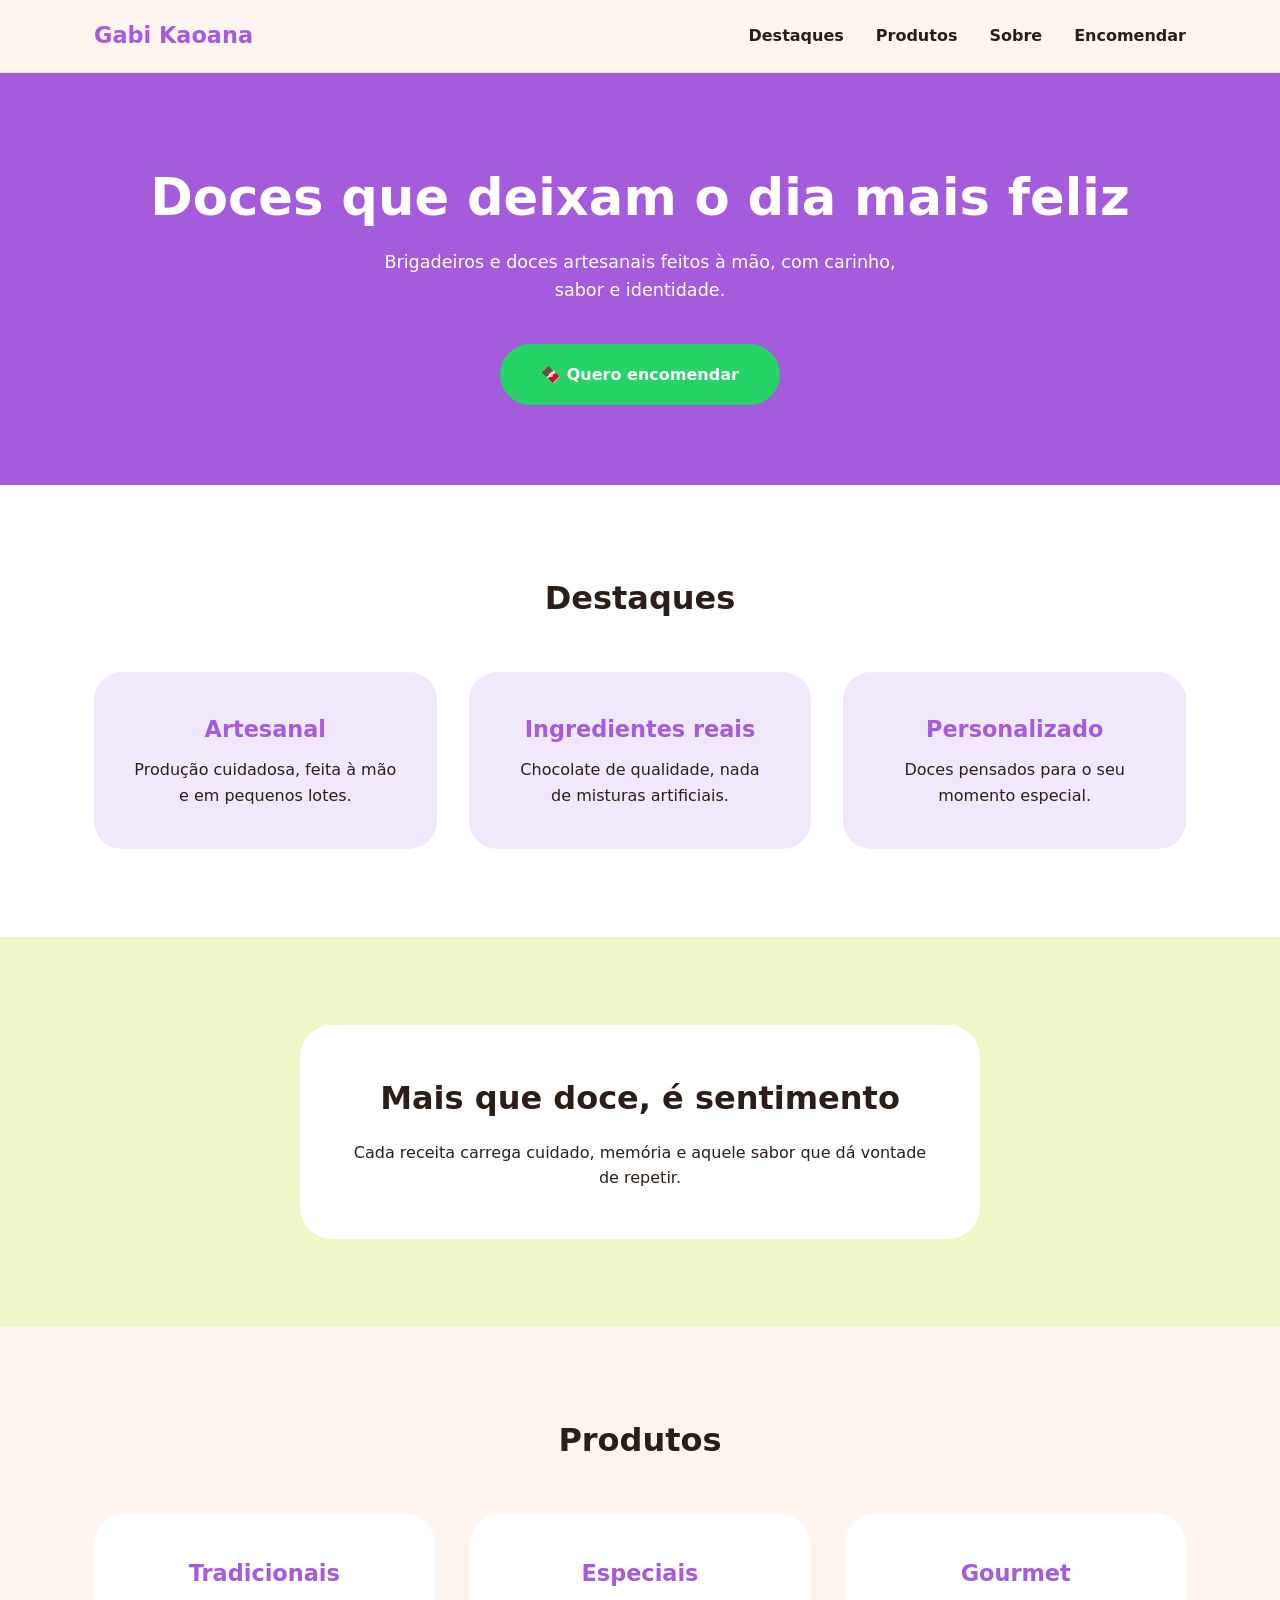
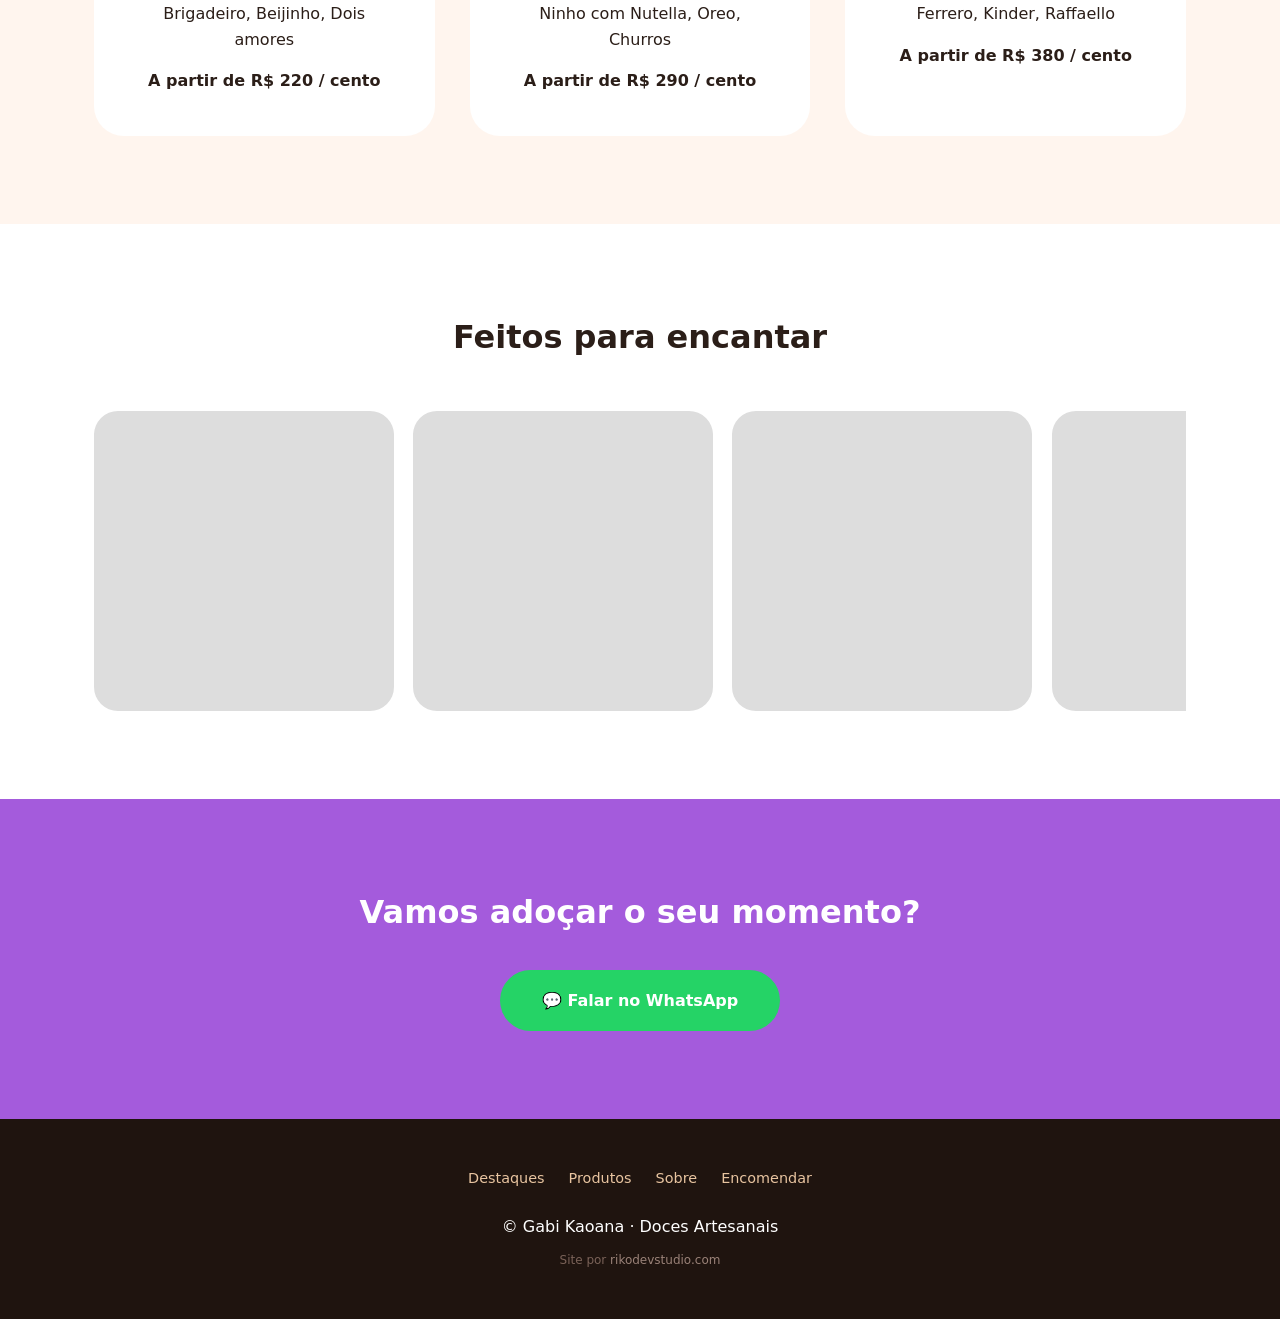
<file: index.html>
<!DOCTYPE html>
<html lang="pt-BR">
<head>
  <meta charset="UTF-8" />
  <meta name="viewport" content="width=device-width, initial-scale=1" />

  <title>Gabi Kaoana | Doces Artesanais</title>

  <!-- SEO -->
  <meta name="description" content="Doces artesanais feitos com carinho. Brigadeiros, doces gourmet e personalizados.">
  <meta name="keywords" content="doces artesanais, brigadeiro gourmet, confeitaria, Gabi Kaoana">

  <link rel="stylesheet" href="css/style.css">
</head>

<body>

<!-- ================= HEADER ================= -->
<header class="site-header">
  <div class="container header-inner">

    <div class="logo">
      <span>Gabi Kaoana</span>
    </div>

    <!-- Menu Desktop -->
    <nav class="menu-desktop">
      <a href="#destaques">Destaques</a>
      <a href="#produtos">Produtos</a>
      <a href="#sobre">Sobre</a>
      <a href="#contato" class="menu-cta">Encomendar</a>
    </nav>

    <!-- Burger Mobile -->
    <button class="menu-toggle" id="menuToggle" aria-label="Abrir menu">
      ☰
    </button>

  </div>
</header>

<!-- ================= MENU MOBILE ================= -->
<nav class="menu-mobile" id="menuMobile">
  <a href="#destaques">Destaques</a>
  <a href="#produtos">Produtos</a>
  <a href="#sobre">Sobre</a>
  <a href="#contato" class="menu-mobile-cta">💬 WhatsApp</a>
</nav>

<!-- ================= HERO ================= -->
<section class="hero">
  <div class="container hero-content">

    <h1>Doces que deixam o dia mais feliz</h1>

    <p>
      Brigadeiros e doces artesanais feitos à mão,
      com carinho, sabor e identidade.
    </p>

    <a href="#contato" class="btn-primary">
      🍫 Quero encomendar
    </a>

  </div>
</section>

<!-- ================= DESTAQUES (CARDS VERTICAIS) ================= -->
<section id="destaques" class="section section-highlight">
  <div class="container">

    <h2>Destaques</h2>

    <div class="highlight-cards">

      <article class="highlight-card">
        <h3>Artesanal</h3>
        <p>Produção cuidadosa, feita à mão e em pequenos lotes.</p>
      </article>

      <article class="highlight-card">
        <h3>Ingredientes reais</h3>
        <p>Chocolate de qualidade, nada de misturas artificiais.</p>
      </article>

      <article class="highlight-card">
        <h3>Personalizado</h3>
        <p>Doces pensados para o seu momento especial.</p>
      </article>

    </div>

  </div>
</section>

<!-- ================= CARD CENTRAL (EMOÇÃO) ================= -->
<section class="section section-center">
  <div class="container">

    <div class="center-card">
      <h2>Mais que doce, é sentimento</h2>
      <p>
        Cada receita carrega cuidado, memória e aquele
        sabor que dá vontade de repetir.
      </p>
    </div>

  </div>
</section>

<!-- ================= PRODUTOS ================= -->
<section id="produtos" class="section">
  <div class="container">

    <h2>Produtos</h2>

    <div class="product-cards">

      <article class="product-card">
        <h3>Tradicionais</h3>
        <p>Brigadeiro, Beijinho, Dois amores</p>
        <span>A partir de R$ 220 / cento</span>
      </article>

      <article class="product-card">
        <h3>Especiais</h3>
        <p>Ninho com Nutella, Oreo, Churros</p>
        <span>A partir de R$ 290 / cento</span>
      </article>

      <article class="product-card">
        <h3>Gourmet</h3>
        <p>Ferrero, Kinder, Raffaello</p>
        <span>A partir de R$ 380 / cento</span>
      </article>

    </div>

  </div>
</section>

<!-- ================= GALERIA / CARROSSEL ================= -->
<section class="section section-gallery">
  <div class="container">

    <h2>Feitos para encantar</h2>

    <div class="gallery-carousel">
      <!-- depois entra JS de carrossel -->
      <div class="gallery-item"></div>
      <div class="gallery-item"></div>
      <div class="gallery-item"></div>
      <div class="gallery-item"></div>
    </div>

  </div>
</section>

<!-- ================= CTA ================= -->
<section id="contato" class="section section-cta">
  <div class="container">

    <h2>Vamos adoçar o seu momento?</h2>

    <a href="https://api.whatsapp.com/send?phone=5541997529779" target="_blank" class="btn-primary">
      💬 Falar no WhatsApp
    </a>

  </div>
</section>

<!-- ================= FOOTER ================= -->
<footer class="site-footer">
  <div class="container">

    <nav class="footer-menu">
      <a href="#destaques">Destaques</a>
      <a href="#produtos">Produtos</a>
      <a href="#sobre">Sobre</a>
      <a href="#contato">Encomendar</a>
    </nav>

    <p>
      © <span id="year"></span> Gabi Kaoana · Doces Artesanais
    </p>

    <p class="footer-credit">
      Site por <a href="https://rikodevstudio.com" target="_blank" rel="noopener">rikodevstudio.com</a>
    </p>

  </div>
</footer>

<script src="js/main.js"></script>
</body>
</html>
</file>
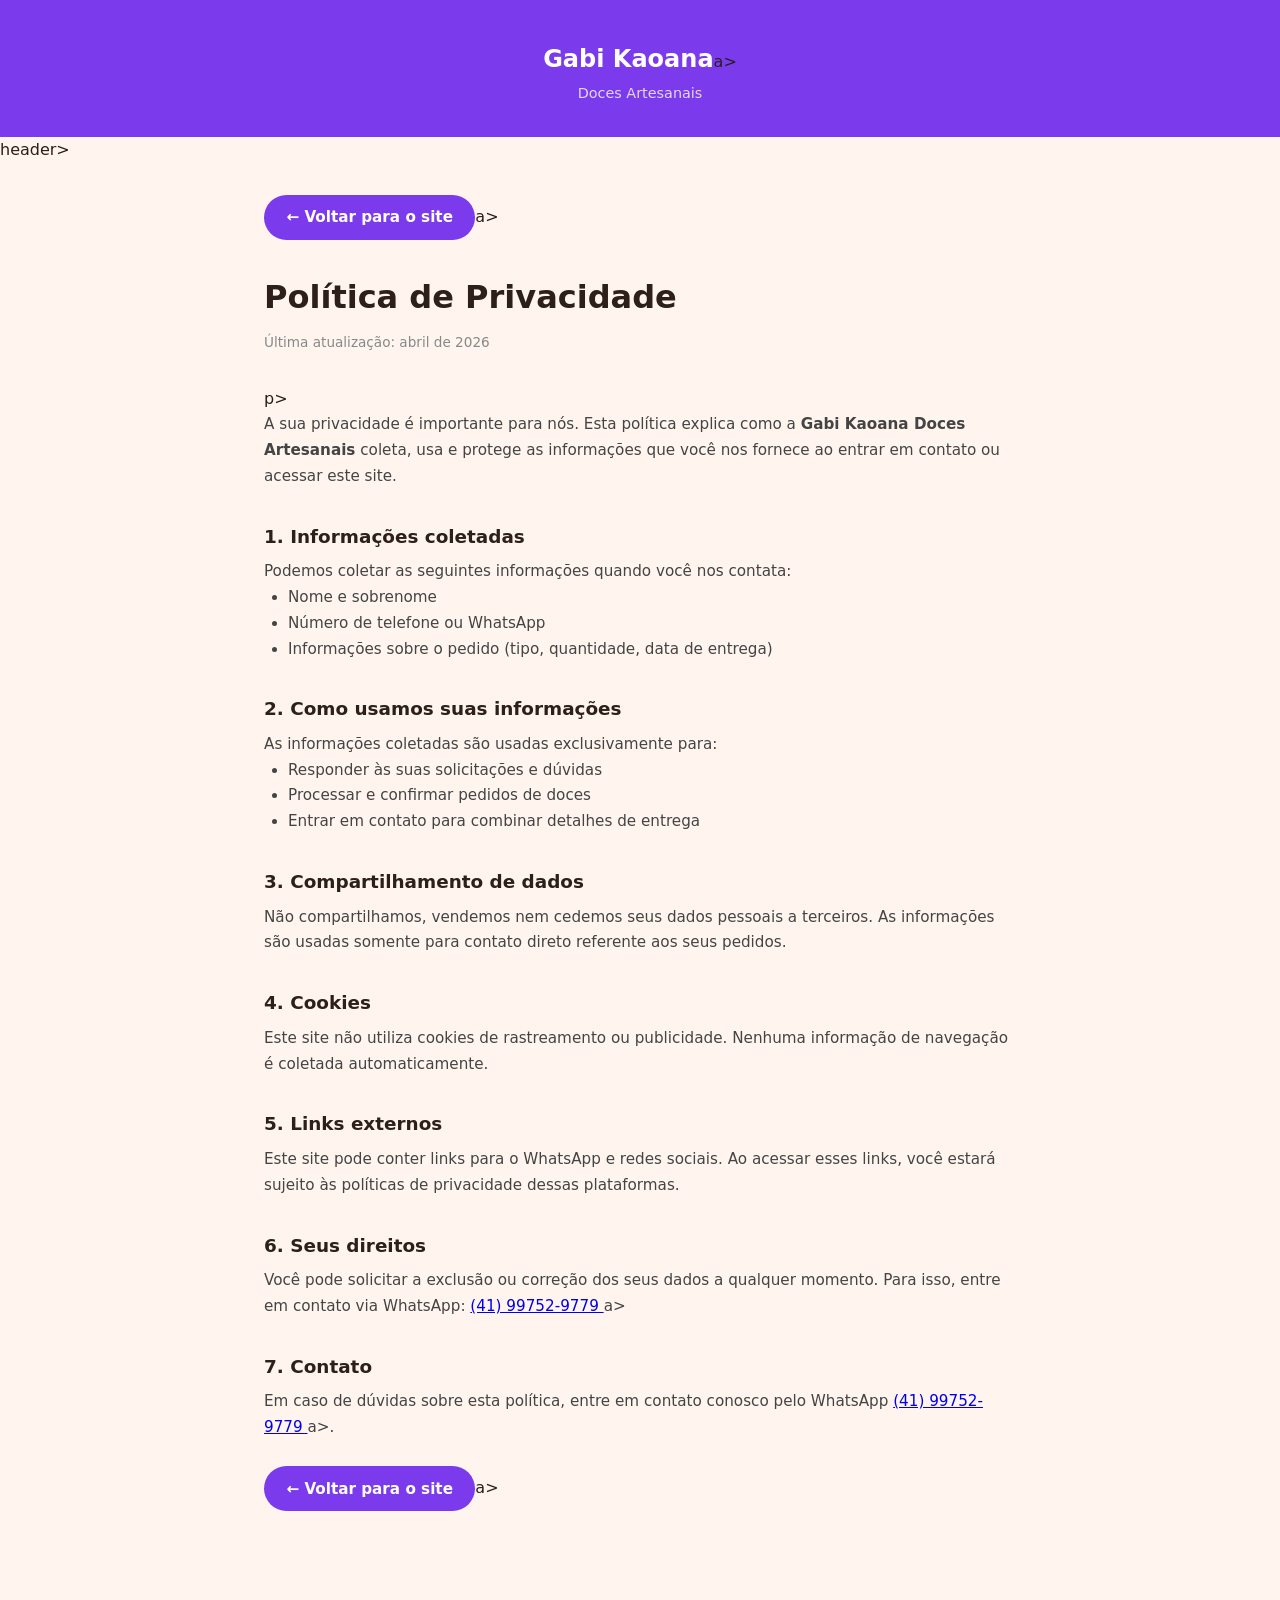
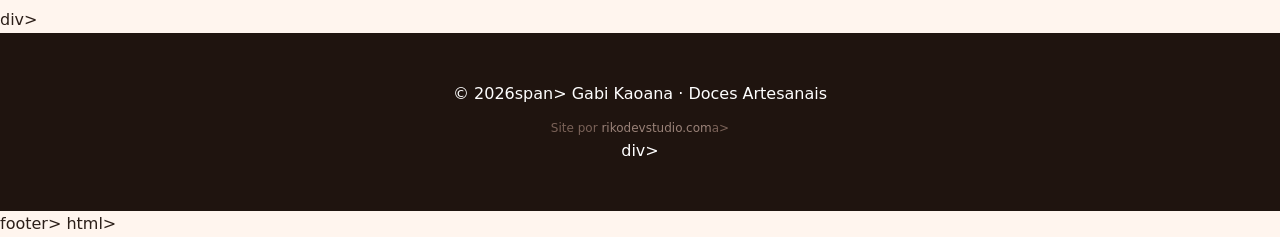
<file: politica-de-privacidade.html>
<!DOCTYPE html>
<html lang="pt-BR">
  <head>
      <meta charset="UTF-8" />
      <meta name="viewport" content="width=device-width, initial-scale=1" />
      <title>Política de Privacidade | Gabi Kaoana</title>
    <meta name="description" content="Política de Privacidade da Gabi Kaoana Doces Artesanais.">
    <link rel="stylesheet" href="css/style.css">
    <style>
          .privacy-page {
                  max-width: 800px;
                  margin: 0 auto;
                  padding: 2rem 1.5rem 4rem;
          }
          .privacy-page h1 {
                  font-size: 2rem;
                  color: var(--color-title, #2d1f1a);
                  margin-bottom: 0.5rem;
          }
          .privacy-page .updated {
                  font-size: 0.85rem;
                  color: #888;
                  margin-bottom: 2rem;
          }
          .privacy-page h2 {
                  font-size: 1.15rem;
                  color: var(--color-title, #2d1f1a);
                  margin-top: 2rem;
                  margin-bottom: 0.5rem;
          }
          .privacy-page p, .privacy-page li {
                  font-size: 0.95rem;
                  line-height: 1.7;
                  color: #444;
          }
          .privacy-page ul {
                  padding-left: 1.5rem;
                  margin-bottom: 1rem;
          }
          .btn-back {
                  display: inline-flex;
                  align-items: center;
                  gap: 0.4rem;
                  background: #7c3aed;
                  color: #fff;
                  text-decoration: none;
                  padding: 0.65rem 1.4rem;
                  border-radius: 2rem;
                  font-weight: 600;
                  font-size: 0.95rem;
                  margin-bottom: 2rem;
                  transition: background 0.2s;
          }
          .btn-back:hover {
                  background: #6d28d9;
          }
          .privacy-header {
                  background: #7c3aed;
                  padding: 2.5rem 1.5rem 2rem;
                  text-align: center;
          }
          .privacy-header .logo {
                  font-size: 1.5rem;
                  font-weight: 800;
                  color: #fff;
                  text-decoration: none;
                  display: inline-block;
                  margin-bottom: 0.25rem;
          }
          .privacy-header p {
                  color: rgba(255,255,255,0.8);
                  font-size: 0.9rem;
                  margin: 0;
          }
        </style>
  </head>
  <body>

    <header class="privacy-header">
        <a href="index.html" class="logo">Gabi Kaoana</a>a>
        <p>Doces Artesanais</p>
    </header>header>
  
  <main>
      <div class="privacy-page">

            <a href="index.html" class="btn-back">
                    &#8592; Voltar para o site
            </a>a>

            <h1>Política de Privacidade</h1>
          <p class="updated">Última atualização: abril de 2026</p>p>
      
          <p>
                  A sua privacidade é importante para nós. Esta política explica como a
                  <strong>Gabi Kaoana Doces Artesanais</strong> coleta, usa e protege
            as informações que você nos fornece ao entrar em contato ou acessar
            este site.
          </p>
      
          <h2>1. Informações coletadas</h2>
          <p>Podemos coletar as seguintes informações quando você nos contata:</p>
          <ul>
                  <li>Nome e sobrenome</li>
                <li>Número de telefone ou WhatsApp</li>
                <li>Informações sobre o pedido (tipo, quantidade, data de entrega)</li>
          </ul>
      
          <h2>2. Como usamos suas informações</h2>
          <p>As informações coletadas são usadas exclusivamente para:</p>
          <ul>
                <li>Responder às suas solicitações e dúvidas</li>
                <li>Processar e confirmar pedidos de doces</li>
                <li>Entrar em contato para combinar detalhes de entrega</li>
          </ul>
      
          <h2>3. Compartilhamento de dados</h2>
          <p>
                  Não compartilhamos, vendemos nem cedemos seus dados pessoais a
                  terceiros. As informações são usadas somente para contato direto
                  referente aos seus pedidos.
          </p>

            <h2>4. Cookies</h2>
            <p>
                    Este site não utiliza cookies de rastreamento ou publicidade.
                    Nenhuma informação de navegação é coletada automaticamente.
            </p>

            <h2>5. Links externos</h2>
            <p>
                    Este site pode conter links para o WhatsApp e redes sociais.
                    Ao acessar esses links, você estará sujeito às políticas de
                    privacidade dessas plataformas.
            </p>

            <h2>6. Seus direitos</h2>
            <p>
                    Você pode solicitar a exclusão ou correção dos seus dados a qualquer
                    momento. Para isso, entre em contato via WhatsApp:
                    <a href="https://api.whatsapp.com/send?phone=5541997529779" target="_blank" rel="noopener">
                              (41) 99752-9779
                    </a>a>
            </p>

            <h2>7. Contato</h2>
            <p>
                    Em caso de dúvidas sobre esta política, entre em contato conosco
                    pelo WhatsApp
                    <a href="https://api.whatsapp.com/send?phone=5541997529779" target="_blank" rel="noopener">
                              (41) 99752-9779
                    </a>a>.
            </p>

            <br>
            <a href="index.html" class="btn-back">
                    &#8592; Voltar para o site
            </a>a>

      </div>div>
  </main>

    <footer class="site-footer">
        <div class="container">
              <p>
                      &copy; <span id="year"></span>span> Gabi Kaoana &middot; Doces Artesanais
              </p>
              <p class="footer-credit">
                      Site por <a href="https://rikodevstudio.com" target="_blank" rel="noopener">rikodevstudio.com</a>a>
              </p>
        </div>div>
    </footer>footer>

    <script>
        document.getElementById('year').textContent = new Date().getFullYear();
    </script>
  </body>
</html>html>
    </script>
          </p></p></li></li>
          </ul></strong>
          </p></h1>
  </main></p>
  </body>
    </style></title>
  </head>
</file>
<file: css/style.css>
/* ==================================================
RESET
================================================== */
* {
  margin: 0;
  padding: 0;
  box-sizing: border-box;
}

html {
  scroll-behavior: smooth;
}

body {
  font-family: system-ui, -apple-system, BlinkMacSystemFont, "Segoe UI", sans-serif;
  background: #fff5ee;
  color: #2b1e18;
  line-height: 1.6;
}

/* ==================================================
CORES (ALEGRES, SEM ESTOURAR)
================================================== */
:root {
  --lavanda: #a45bdc;
  --lavanda-soft: #f2e8fb;

  --pistache: #b8e24b;
  --pistache-soft: #eef7c8;

  --chocolate: #2b1e18;

  --whatsapp: #25d366;
}

/* ==================================================
CONTAINER
================================================== */
.container {
  max-width: 1140px;
  margin: auto;
  padding: 0 1.5rem;
}

/* ==================================================
HEADER
================================================== */
.site-header {
  position: sticky;
  top: 0;
  z-index: 1000;
  background: #fff5ee;
  border-bottom: 1px solid rgba(0,0,0,0.06);
}

.header-inner {
  height: 72px;
  display: flex;
  align-items: center;
  justify-content: space-between;
}

.logo span {
  font-size: 1.4rem;
  font-weight: 900;
  color: var(--lavanda);
}

/* MENU DESKTOP */
.menu-desktop {
  display: none;
  gap: 2rem;
}

.menu-desktop a {
  text-decoration: none;
  font-weight: 700;
  color: var(--chocolate);
}

.menu-cta {
  color: var(--lavanda);
}

/* MENU MOBILE BOTÃO */
.menu-toggle {
  font-size: 2rem;
  background: none;
  border: none;
  cursor: pointer;
  color: var(--chocolate);
}

/* ==================================================
MENU MOBILE (SIMPLES E CONFIÁVEL)
================================================== */
.menu-mobile {
  position: fixed;
  inset: 0;
  background: var(--lavanda);
  display: flex;
  flex-direction: column;
  justify-content: center;
  align-items: center;
  gap: 2.5rem;
  transform: translateY(-100%);
  transition: transform 0.4s ease;
  z-index: 999;
}

.menu-mobile.active {
  transform: translateY(0);
}

.menu-mobile a {
  font-size: 2rem;
  font-weight: 900;
  color: #fff;
  text-decoration: none;
}

.menu-mobile-cta {
  margin-top: 2rem;
  background: var(--whatsapp);
  padding: 1.2rem 2.5rem;
  border-radius: 999px;
}

/* ==================================================
HERO
================================================== */
.hero {
  background: var(--lavanda);
  color: #fff;
  padding: 6rem 0 5rem;
  text-align: center;
}

.hero h1 {
  font-size: clamp(2.2rem, 6vw, 3.2rem);
  line-height: 1.1;
  margin-bottom: 1.4rem;
}

.hero p {
  max-width: 520px;
  margin: 0 auto 2.5rem;
  font-size: 1.1rem;
}

/* ==================================================
BOTÕES
================================================== */
.btn-primary {
  background: var(--whatsapp);
  color: #fff;
  padding: 1.1rem 2.6rem;
  border-radius: 999px;
  font-weight: 900;
  text-decoration: none;
  display: inline-block;
}

/* ==================================================
SEÇÕES
================================================== */
.section {
  padding: 5.5rem 0;
}

.section h2 {
  text-align: center;
  font-size: 2rem;
  margin-bottom: 3rem;
}

/* ==================================================
DESTAQUES (CARDS VERTICAIS)
================================================== */
.section-highlight {
  background: #fff;
}

.highlight-cards {
  display: grid;
  gap: 2rem;
}

.highlight-card {
  background: var(--lavanda-soft);
  padding: 2.5rem;
  border-radius: 28px;
  text-align: center;
}

.highlight-card h3 {
  color: var(--lavanda);
  font-size: 1.4rem;
  margin-bottom: 0.6rem;
}

/* ==================================================
CARD CENTRAL
================================================== */
.section-center {
  background: var(--pistache-soft);
}

.center-card {
  max-width: 680px;
  margin: auto;
  background: #fff;
  padding: 3rem;
  border-radius: 32px;
  text-align: center;
}

.center-card h2 {
  margin-bottom: 1rem;
}

/* ==================================================
PRODUTOS
================================================== */
.product-cards {
  display: grid;
  gap: 2.2rem;
}

.product-card {
  background: #fff;
  padding: 2.6rem;
  border-radius: 30px;
  text-align: center;
}

.product-card h3 {
  color: var(--lavanda);
  font-size: 1.4rem;
  margin-bottom: 0.6rem;
}

.product-card span {
  display: block;
  margin-top: 1rem;
  font-weight: 900;
}

/* ==================================================
GALERIA / CARROSSEL (BASE)
================================================== */
.section-gallery {
  background: #fff;
}

.gallery-carousel {
  display: flex;
  gap: 1.2rem;
  overflow-x: auto;
  scroll-snap-type: x mandatory;
}

.gallery-item {
  min-width: 240px;
  height: 240px;
  background: #ddd;
  border-radius: 24px;
  scroll-snap-align: start;
}

/* ==================================================
CTA FINAL
================================================== */
.section-cta {
  background: var(--lavanda);
  color: #fff;
  text-align: center;
}

.section-cta h2 {
  margin-bottom: 2rem;
}

/* ==================================================
FOOTER
================================================== */
.site-footer {
  background: #1f140f;
  color: #fff;
  text-align: center;
  padding: 3rem 0;
}

.footer-menu {
  display: flex;
  justify-content: center;
  gap: 1.5rem;
  flex-wrap: wrap;
  margin-bottom: 1.5rem;
}

.footer-menu a {
  color: #e8c4a0;
  text-decoration: none;
  font-size: 0.9rem;
  transition: color 0.2s;
}

.footer-menu a:hover {
  color: #fff;
}

.footer-credit {
  margin-top: 0.75rem;
  font-size: 0.75rem;
  color: #7a6258;
}

.footer-credit a {
  color: #9a8278;
  text-decoration: none;
}

.footer-credit a:hover {
  color: #e8c4a0;
}

/* ==================================================
DESKTOP
================================================== */
@media (min-width: 768px) {

  .menu-toggle {
    display: none;
  }

  .menu-desktop {
    display: flex;
  }

  .menu-mobile {
    display: none;
  }

  .highlight-cards {
    grid-template-columns: repeat(3, 1fr);
  }

  .product-cards {
    grid-template-columns: repeat(3, 1fr);
  }

  .gallery-item {
    min-width: 300px;
    height: 300px;
  }
}
</file>
